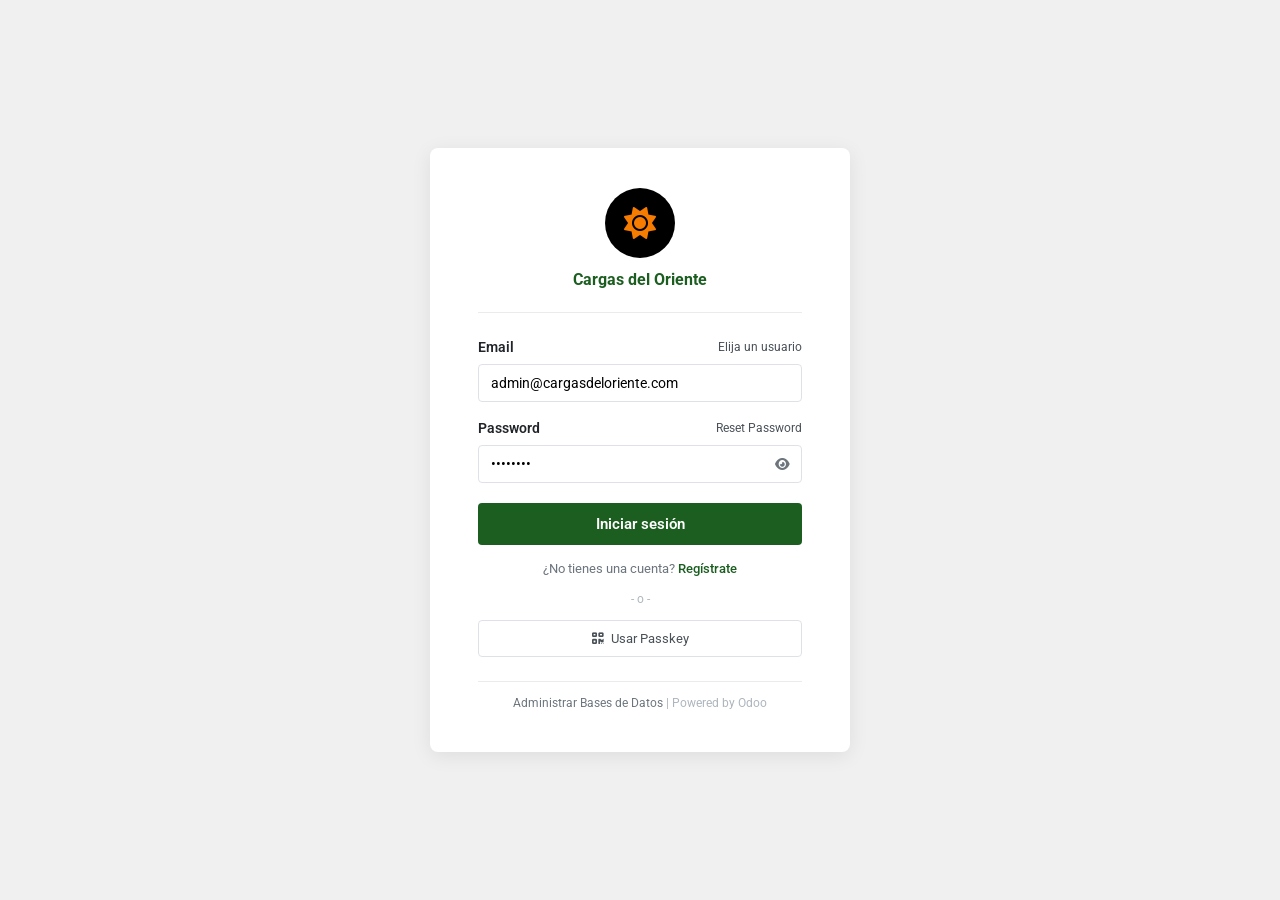
<file: prototype-odoo/index.html>
<!DOCTYPE html>
<html lang="es">
<head>
    <meta charset="UTF-8">
    <meta name="viewport" content="width=device-width, initial-scale=1.0">
    <title>Cargas del Oriente - Odoo CRM Log&iacute;stico</title>
    <link rel="stylesheet" href="odoo-styles.css">
    <link href="https://fonts.googleapis.com/css2?family=Roboto:wght@300;400;500;700&display=swap" rel="stylesheet">
    <link rel="stylesheet" href="https://cdnjs.cloudflare.com/ajax/libs/font-awesome/6.4.0/css/all.min.css">
</head>
<body>
    <!-- LOGIN SCREEN -->
    <div id="loginScreen" style="display:flex;align-items:center;justify-content:center;min-height:100vh;background:#f0f0f0;">
        <div style="background:#fff;border-radius:8px;padding:40px 48px;box-shadow:0 4px 20px rgba(0,0,0,0.08);width:100%;max-width:420px;text-align:center;">
            <!-- Logo -->
            <div style="margin-bottom:20px;">
                <div style="width:70px;height:70px;margin:0 auto;background:#000;border-radius:50%;display:flex;align-items:center;justify-content:center;">
                    <i class="fas fa-sun" style="color:#F57C00;font-size:32px;"></i>
                </div>
                <div style="margin-top:10px;font-size:16px;font-weight:700;color:#1B5E20;">Cargas del Oriente</div>
            </div>
            <hr style="border:none;border-top:1px solid #e9ecef;margin-bottom:24px;">

            <!-- Form -->
            <div style="text-align:left;">
                <div style="display:flex;justify-content:space-between;align-items:center;margin-bottom:6px;">
                    <label style="font-weight:600;font-size:14px;color:#212529;">Email</label>
                    <a href="#" style="font-size:12px;color:#495057;text-decoration:none;">Elija un usuario</a>
                </div>
                <input id="loginEmail" type="email" value="admin@cargasdeloriente.com" style="width:100%;padding:10px 12px;border:1px solid #dee2e6;border-radius:4px;font-size:14px;font-family:'Roboto',sans-serif;margin-bottom:16px;">

                <div style="display:flex;justify-content:space-between;align-items:center;margin-bottom:6px;">
                    <label style="font-weight:600;font-size:14px;color:#212529;">Password</label>
                    <a href="#" style="font-size:12px;color:#495057;text-decoration:none;">Reset Password</a>
                </div>
                <div style="position:relative;">
                    <input id="loginPassword" type="password" value="admin123" style="width:100%;padding:10px 12px;border:1px solid #dee2e6;border-radius:4px;font-size:14px;font-family:'Roboto',sans-serif;">
                    <i class="fas fa-eye" style="position:absolute;right:12px;top:50%;transform:translateY(-50%);color:#6c757d;cursor:pointer;" onclick="this.previousElementSibling.type=this.previousElementSibling.type==='password'?'text':'password';"></i>
                </div>

                <button onclick="doLogin()" style="width:100%;margin-top:20px;padding:12px;background:#1B5E20;color:#fff;border:none;border-radius:4px;font-size:15px;font-weight:600;cursor:pointer;font-family:'Roboto',sans-serif;transition:background 0.2s;">Iniciar sesi&oacute;n</button>

                <p style="text-align:center;margin-top:14px;font-size:13px;color:#6c757d;">&iquest;No tienes una cuenta? <a href="#" style="color:#1B5E20;text-decoration:none;font-weight:500;">Reg&iacute;strate</a></p>

                <div style="text-align:center;margin-top:12px;color:#adb5bd;font-size:12px;">- o -</div>

                <button style="width:100%;margin-top:12px;padding:10px;background:#fff;border:1px solid #dee2e6;border-radius:4px;font-size:13px;cursor:pointer;display:flex;align-items:center;justify-content:center;gap:8px;font-family:'Roboto',sans-serif;color:#495057;">
                    <i class="fas fa-qrcode"></i> Usar Passkey
                </button>
            </div>

            <hr style="border:none;border-top:1px solid #e9ecef;margin-top:24px;">
            <div style="margin-top:12px;font-size:12px;color:#adb5bd;">
                <a href="#" style="color:#6c757d;text-decoration:none;">Administrar Bases de Datos</a> | <span>Powered by Odoo</span>
            </div>
        </div>
    </div>

    <!-- APP (hidden until login) -->
    <div id="appContainer" style="display:none;">
    <!-- Odoo Top Navigation Bar -->
    <header class="o-navbar">
        <div class="o-navbar-left">
            <button class="o-home-btn" title="Inicio">
                <i class="fas fa-truck-moving"></i>
            </button>
            <span style="color:white;font-weight:700;font-size:14px;margin-right:12px;">Cargas del Oriente</span>
            <nav class="o-main-menu">
                <a href="#" class="o-menu-item active" data-menu="fleet">Flota y Mantenimiento</a>
                <a href="#" class="o-menu-item" data-menu="config">Configuración</a>
            </nav>
        </div>
        <div class="o-navbar-right">
            <div class="o-company-switch">
                <i class="fas fa-building"></i>
                <select id="companySwitch">
                    <option>Cargas del Oriente S.A.</option>
                    <option>Operaciones Mineras S.A.S</option>
                </select>
            </div>
            <button class="o-nav-btn" title="Actividades"><i class="fas fa-clock"></i></button>
            <button class="o-nav-btn" title="Conversaciones"><i class="fas fa-comments"></i><span class="o-badge">3</span></button>
            <div class="o-user-menu">
                <span class="o-avatar">CA</span>
            </div>
        </div>
    </header>

    <!-- Odoo Sub-navigation (module menus) -->
    <nav class="o-submenu" id="subMenu">
        <a href="#" class="o-submenu-item active" data-view="dashboard">Panel de control</a>
        <a href="#" class="o-submenu-item" data-view="vehicles">Vehículos</a>
        <a href="#" class="o-submenu-item" data-view="fines">Comparendos</a>
        <a href="#" class="o-submenu-item" data-view="clients">Clientes</a>
        <a href="#" class="o-submenu-item" data-view="routes">Rutas</a>
        <a href="#" class="o-submenu-item" data-view="scheduling">Programación</a>
        <a href="#" class="o-submenu-item" data-view="dispatch">Líneas de despacho</a>
        <a href="#" class="o-submenu-item" data-view="settlement">Liquidaciones</a>
    </nav>

    <!-- Main Content Area -->
    <main class="o-content" id="mainContent">
        <!-- Content loaded by JS -->
    </main>

    </div> <!-- end appContainer -->

    <!-- Modal / Form Dialog -->
    <div class="o-modal-overlay" id="modalOverlay">
        <div class="o-modal" id="modal">
            <div class="o-modal-header" id="modalHeader">
                <h3 id="modalTitle"></h3>
                <button class="o-modal-close" onclick="closeModal()">&times;</button>
            </div>
            <div class="o-modal-body" id="modalBody"></div>
            <div class="o-modal-footer" id="modalFooter"></div>
        </div>
    </div>

    <script>
        function doLogin() {
            document.getElementById('loginScreen').style.display = 'none';
            document.getElementById('appContainer').style.display = 'block';
        }
        // Allow Enter key to login
        document.addEventListener('keydown', function(e) {
            if (e.key === 'Enter' && document.getElementById('loginScreen').style.display !== 'none') {
                doLogin();
            }
        });
    </script>
    <script src="municipios-dane.js" charset="utf-8"></script>
    <script src="odoo-app.js" charset="utf-8"></script>
</body>
</html>
</file>
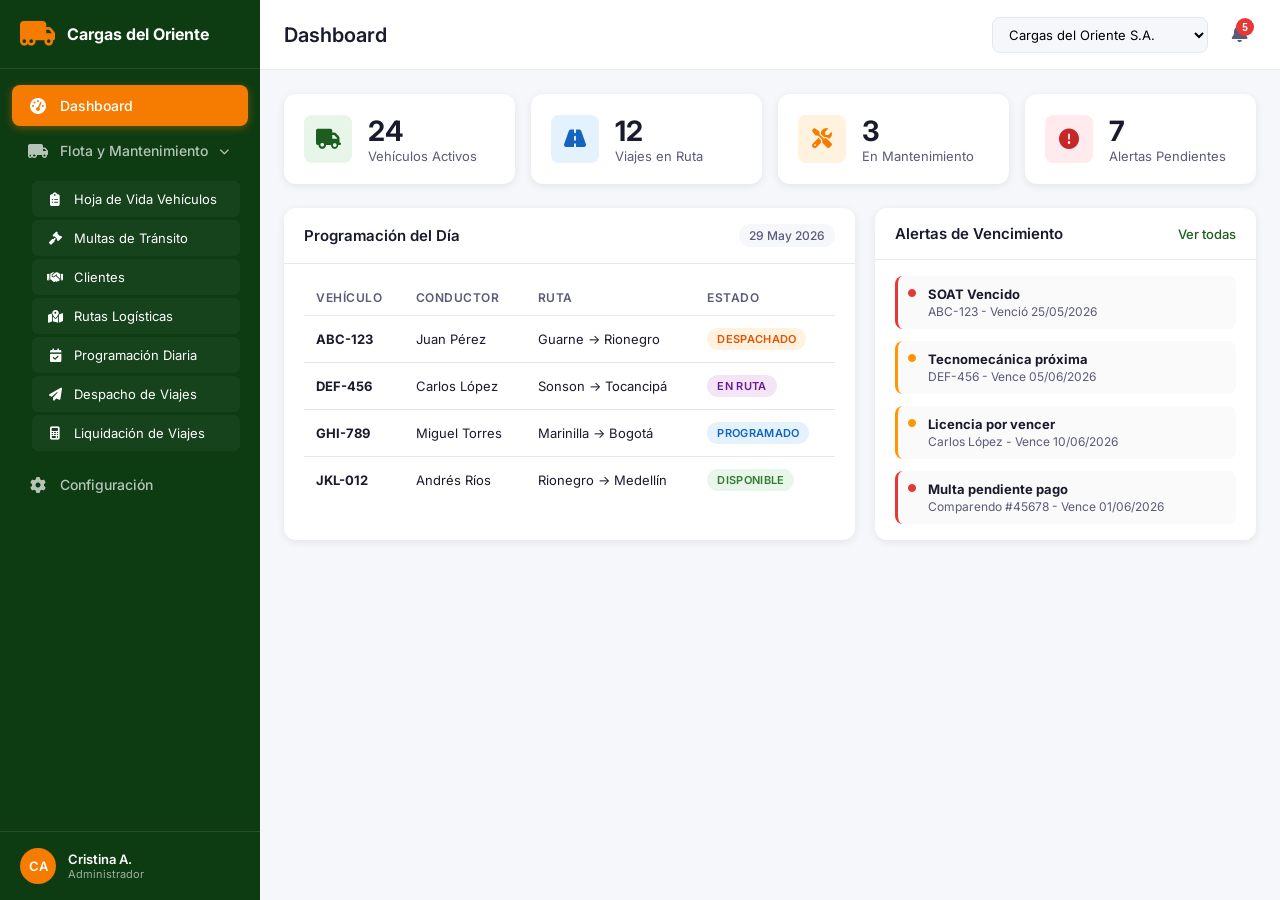
<file: prototype/index.html>
<!DOCTYPE html>
<html lang="es">
<head>
    <meta charset="UTF-8">
    <meta name="viewport" content="width=device-width, initial-scale=1.0">
    <title>CRM Logístico - Cargas del Oriente</title>
    <link rel="stylesheet" href="styles.css">
    <link href="https://fonts.googleapis.com/css2?family=Inter:wght@300;400;500;600;700&display=swap" rel="stylesheet">
    <link rel="stylesheet" href="https://cdnjs.cloudflare.com/ajax/libs/font-awesome/6.4.0/css/all.min.css">
</head>
<body>
    <!-- Sidebar -->
    <aside class="sidebar" id="sidebar">
        <div class="sidebar-header">
            <div class="logo-container">
                <i class="fas fa-truck-moving logo-icon"></i>
                <span class="logo-text">Cargas del Oriente</span>
            </div>
        </div>
        <nav class="sidebar-nav">
            <a href="#" class="nav-item active" data-module="dashboard">
                <i class="fas fa-tachometer-alt"></i>
                <span>Dashboard</span>
            </a>

            <!-- Módulo: Flota y Mantenimiento -->
            <div class="nav-group">
                <a href="#" class="nav-item nav-group-toggle" id="fleetGroupToggle">
                    <i class="fas fa-truck-moving"></i>
                    <span>Flota y Mantenimiento</span>
                    <i class="fas fa-chevron-down nav-arrow"></i>
                </a>
                <div class="nav-submenu open" id="fleetSubmenu">
                    <a href="#" class="nav-subitem" data-module="fleet">
                        <i class="fas fa-clipboard-list"></i>
                        <span>Hoja de Vida Vehículos</span>
                    </a>
                    <a href="#" class="nav-subitem" data-module="fines">
                        <i class="fas fa-gavel"></i>
                        <span>Multas de Tránsito</span>
                    </a>
                    <a href="#" class="nav-subitem" data-module="clients">
                        <i class="fas fa-handshake"></i>
                        <span>Clientes</span>
                    </a>
                    <a href="#" class="nav-subitem" data-module="routes">
                        <i class="fas fa-map-marked-alt"></i>
                        <span>Rutas Logísticas</span>
                    </a>
                    <a href="#" class="nav-subitem" data-module="scheduling">
                        <i class="fas fa-calendar-check"></i>
                        <span>Programación Diaria</span>
                    </a>
                    <a href="#" class="nav-subitem" data-module="dispatch">
                        <i class="fas fa-paper-plane"></i>
                        <span>Despacho de Viajes</span>
                    </a>
                    <a href="#" class="nav-subitem" data-module="settlement">
                        <i class="fas fa-calculator"></i>
                        <span>Liquidación de Viajes</span>
                    </a>
                </div>
            </div>

            <a href="#" class="nav-item" data-module="config">
                <i class="fas fa-cog"></i>
                <span>Configuración</span>
            </a>
        </nav>
        <div class="sidebar-footer">
            <div class="user-info">
                <div class="user-avatar">CA</div>
                <div class="user-details">
                    <span class="user-name">Cristina A.</span>
                    <span class="user-role">Administrador</span>
                </div>
            </div>
        </div>
    </aside>

    <!-- Main Content -->
    <main class="main-content">
        <!-- Top Bar -->
        <header class="topbar">
            <button class="menu-toggle" id="menuToggle">
                <i class="fas fa-bars"></i>
            </button>
            <div class="topbar-title">
                <h1 id="pageTitle">Dashboard</h1>
            </div>
            <div class="topbar-actions">
                <div class="company-selector">
                    <select id="companySelect">
                        <option>Cargas del Oriente S.A.</option>
                        <option>Operaciones Mineras S.A.S</option>
                    </select>
                </div>
                <button class="notification-btn">
                    <i class="fas fa-bell"></i>
                    <span class="badge">5</span>
                </button>
            </div>
        </header>

        <!-- Content Area -->
        <div class="content-area" id="contentArea">
            <!-- Modules will be loaded here by JS -->
        </div>
    </main>

    <!-- Modal -->
    <div class="modal-overlay" id="modalOverlay">
        <div class="modal" id="modal">
            <div class="modal-header">
                <h2 id="modalTitle">Título</h2>
                <button class="modal-close" id="modalClose">&times;</button>
            </div>
            <div class="modal-body" id="modalBody"></div>
            <div class="modal-footer" id="modalFooter">
                <button class="btn btn-secondary" id="modalCancel">Cancelar</button>
                <button class="btn btn-primary" id="modalSave">Guardar</button>
            </div>
        </div>
    </div>

    <script src="app.js"></script>
</body>
</html>
</file>
<file: prototype-odoo/odoo-styles.css>
/* ===== Odoo 17 Style Prototype ===== */
:root {
    --o-brand: #1B5E20;
    --o-brand-light: #2E7D32;
    --o-brand-dark: #0D3B12;
    --o-action: #F57C00;
    --o-action-hover: #E65100;
    --o-success: #28A745;
    --o-warning: #FFC107;
    --o-danger: #DC3545;
    --o-info: #17A2B8;
    --o-bg: #F8F9FA;
    --o-white: #FFFFFF;
    --o-border: #DEE2E6;
    --o-text: #212529;
    --o-text-muted: #6C757D;
    --o-text-light: #ADB5BD;
    --o-navbar-bg: #0D3B12;
    --o-shadow: 0 1px 3px rgba(0,0,0,0.08);
    --o-shadow-lg: 0 4px 12px rgba(0,0,0,0.15);
    --o-radius: 4px;
    --o-font: 'Roboto', sans-serif;
}

* { margin: 0; padding: 0; box-sizing: border-box; }

body {
    font-family: var(--o-font);
    background: var(--o-bg);
    color: var(--o-text);
    font-size: 13px;
    line-height: 1.5;
}

/* ===== Navbar (Odoo style) ===== */
.o-navbar {
    background: linear-gradient(135deg, var(--o-navbar-bg) 0%, var(--o-brand) 100%);
    height: 50px;
    display: flex;
    align-items: center;
    justify-content: space-between;
    padding: 0 20px;
    position: sticky;
    top: 0;
    z-index: 1000;
    box-shadow: 0 2px 6px rgba(0,0,0,0.15);
}

.o-navbar-left {
    display: flex;
    align-items: center;
    gap: 8px;
}

.o-home-btn {
    background: rgba(255,255,255,0.15);
    border: none;
    color: #F57C00;
    width: 34px;
    height: 34px;
    border-radius: var(--o-radius);
    cursor: pointer;
    display: flex;
    align-items: center;
    justify-content: center;
    font-size: 16px;
}

.o-home-btn:hover { background: rgba(255,255,255,0.25); }

.o-main-menu {
    display: flex;
    gap: 4px;
    margin-left: 12px;
}

.o-menu-item {
    color: rgba(255,255,255,0.8);
    text-decoration: none;
    padding: 8px 14px;
    border-radius: var(--o-radius);
    font-size: 13px;
    font-weight: 500;
    transition: all 0.2s;
}

.o-menu-item:hover { background: rgba(255,255,255,0.15); color: white; }
.o-menu-item.active { background: var(--o-action); color: white; box-shadow: 0 2px 6px rgba(245,124,0,0.3); }

.o-navbar-right {
    display: flex;
    align-items: center;
    gap: 8px;
}

.o-company-switch {
    display: flex;
    align-items: center;
    gap: 6px;
    color: rgba(255,255,255,0.8);
}

.o-company-switch select {
    background: transparent;
    border: 1px solid rgba(255,255,255,0.3);
    color: white;
    padding: 4px 8px;
    border-radius: var(--o-radius);
    font-size: 12px;
    font-family: var(--o-font);
    cursor: pointer;
}

.o-company-switch select option { color: var(--o-text); background: white; }

.o-nav-btn {
    background: none;
    border: none;
    color: rgba(255,255,255,0.8);
    font-size: 16px;
    cursor: pointer;
    padding: 6px 8px;
    border-radius: var(--o-radius);
    position: relative;
}

.o-nav-btn:hover { background: rgba(255,255,255,0.15); }

.o-badge {
    position: absolute;
    top: 0;
    right: 0;
    background: var(--o-danger);
    color: white;
    font-size: 9px;
    width: 15px;
    height: 15px;
    border-radius: 50%;
    display: flex;
    align-items: center;
    justify-content: center;
    font-weight: 700;
}

.o-avatar {
    width: 32px;
    height: 32px;
    border-radius: 50%;
    background: var(--o-action);
    display: flex;
    align-items: center;
    justify-content: center;
    color: white;
    font-size: 11px;
    font-weight: 700;
    cursor: pointer;
}

/* ===== Sub-menu (Odoo module tabs) ===== */
.o-submenu {
    background: var(--o-white);
    border-bottom: 1px solid var(--o-border);
    padding: 0 16px;
    display: flex;
    gap: 0;
    overflow-x: auto;
}

.o-submenu-item {
    padding: 10px 16px;
    color: var(--o-text-muted);
    text-decoration: none;
    font-size: 13px;
    font-weight: 500;
    border-bottom: 2px solid transparent;
    transition: all 0.2s;
    white-space: nowrap;
}

.o-submenu-item:hover {
    color: var(--o-text);
    border-bottom-color: var(--o-text-light);
}

.o-submenu-item.active {
    color: var(--o-brand);
    border-bottom-color: var(--o-action);
    font-weight: 600;
}

/* ===== Content Area ===== */
.o-content {
    padding: 0;
    min-height: calc(100vh - 86px);
}

/* ===== Control Panel (Odoo action bar) ===== */
.o-control-panel {
    background: var(--o-white);
    padding: 12px 20px;
    border-bottom: 1px solid var(--o-border);
    display: flex;
    align-items: center;
    justify-content: space-between;
    flex-wrap: wrap;
    gap: 10px;
}

.o-cp-left {
    display: flex;
    align-items: center;
    gap: 12px;
}

.o-cp-right {
    display: flex;
    align-items: center;
    gap: 8px;
}

.o-breadcrumb {
    display: flex;
    align-items: center;
    gap: 6px;
    font-size: 18px;
    font-weight: 700;
    color: var(--o-text);
}

.o-breadcrumb .separator {
    color: var(--o-text-light);
    font-weight: 400;
}

.o-breadcrumb .parent {
    color: var(--o-brand);
    cursor: pointer;
    font-weight: 400;
    font-size: 14px;
}

/* ===== Buttons (Odoo style) ===== */
.o-btn {
    padding: 6px 14px;
    border-radius: var(--o-radius);
    font-size: 13px;
    font-weight: 500;
    cursor: pointer;
    border: 1px solid transparent;
    font-family: var(--o-font);
    transition: all 0.15s;
    display: inline-flex;
    align-items: center;
    gap: 6px;
}

.o-btn-primary { background: var(--o-action); color: white; border-color: var(--o-action); }
.o-btn-primary:hover { background: var(--o-action-hover); }
.o-btn-secondary { background: white; color: var(--o-text); border-color: var(--o-border); }
.o-btn-secondary:hover { background: var(--o-bg); }
.o-btn-success { background: var(--o-success); color: white; }
.o-btn-danger { background: var(--o-danger); color: white; }

.o-btn-icon {
    background: none;
    border: 1px solid var(--o-border);
    width: 32px;
    height: 32px;
    border-radius: var(--o-radius);
    cursor: pointer;
    display: flex;
    align-items: center;
    justify-content: center;
    color: var(--o-text-muted);
}

.o-btn-icon:hover { background: var(--o-bg); color: var(--o-text); }
.o-btn-icon.active { background: var(--o-brand); color: white; border-color: var(--o-brand); }

/* ===== Search Bar ===== */
.o-searchbar {
    display: flex;
    align-items: center;
    border: 1px solid var(--o-border);
    border-radius: var(--o-radius);
    padding: 4px 10px;
    background: white;
    min-width: 250px;
}

.o-searchbar input {
    border: none;
    outline: none;
    font-size: 13px;
    font-family: var(--o-font);
    flex: 1;
    padding: 4px;
}

.o-searchbar i { color: var(--o-text-light); font-size: 13px; }

/* ===== View Switcher ===== */
.o-view-switch {
    display: flex;
    gap: 2px;
}

/* ===== List View (Odoo tree) ===== */
.o-list-view {
    background: var(--o-white);
    margin: 0;
}

.o-list-view table {
    width: 100%;
    border-collapse: collapse;
}

.o-list-view th {
    background: var(--o-bg);
    padding: 8px 12px;
    text-align: left;
    font-size: 12px;
    font-weight: 600;
    color: var(--o-text-muted);
    text-transform: uppercase;
    letter-spacing: 0.3px;
    border-bottom: 1px solid var(--o-border);
    white-space: nowrap;
}

.o-list-view td {
    padding: 10px 12px;
    border-bottom: 1px solid #F0F0F0;
    font-size: 13px;
    vertical-align: middle;
}

.o-list-view tr { cursor: pointer; transition: background 0.1s; }
.o-list-view tbody tr:hover { background: #E8F5E9; }

.o-list-view .o-checkbox {
    width: 16px;
    height: 16px;
    cursor: pointer;
}

/* ===== Status Badges (Odoo style) ===== */
.o-badge-status {
    display: inline-block;
    padding: 3px 10px;
    border-radius: 12px;
    font-size: 11px;
    font-weight: 600;
}

.o-badge-success { background: #D4EDDA; color: #155724; }
.o-badge-warning { background: #FFF3CD; color: #856404; }
.o-badge-danger { background: #F8D7DA; color: #721C24; }
.o-badge-info { background: #D1ECF1; color: #0C5460; }
.o-badge-secondary { background: #E9ECEF; color: #495057; }
.o-badge-primary { background: #E8F5E9; color: #1B5E20; }

/* ===== Form View (Odoo style) ===== */
.o-form-view {
    background: var(--o-white);
    padding: 20px 24px;
    max-width: 1200px;
}

.o-form-statusbar {
    display: flex;
    align-items: center;
    justify-content: space-between;
    padding: 12px 0;
    border-bottom: 1px solid var(--o-border);
    margin-bottom: 20px;
}

.o-statusbar-buttons {
    display: flex;
    gap: 8px;
}

.o-statusbar-status {
    display: flex;
    gap: 4px;
    align-items: center;
}

.o-status-pill {
    padding: 4px 12px;
    border-radius: 12px;
    font-size: 11px;
    font-weight: 500;
    background: var(--o-bg);
    color: var(--o-text-muted);
    border: 1px solid var(--o-border);
}

.o-status-pill.active {
    background: var(--o-action);
    color: white;
    border-color: var(--o-action);
}

.o-status-pill.done {
    background: var(--o-success);
    color: white;
    border-color: var(--o-success);
}

/* Form Groups */
.o-form-sheet {
    padding: 0;
}

.o-group {
    display: grid;
    grid-template-columns: 1fr 1fr;
    gap: 0;
    margin-bottom: 16px;
}

.o-field-row {
    display: flex;
    align-items: baseline;
    padding: 6px 0;
    border-bottom: 1px solid #F5F5F5;
}

.o-field-label {
    width: 160px;
    min-width: 160px;
    font-size: 12px;
    font-weight: 500;
    color: var(--o-text-muted);
    padding-right: 12px;
}

.o-field-value {
    flex: 1;
    font-size: 13px;
    color: var(--o-text);
    font-weight: 400;
}

.o-field-value input,
.o-field-value select {
    width: 100%;
    border: none;
    border-bottom: 1px solid transparent;
    padding: 4px 0;
    font-size: 13px;
    font-family: var(--o-font);
    background: transparent;
    transition: border-color 0.2s;
}

.o-field-value input:focus,
.o-field-value select:focus {
    outline: none;
    border-bottom-color: var(--o-brand);
}

.o-field-value input[readonly] {
    color: var(--o-text);
    cursor: default;
}

/* ===== Notebook / Tabs (Odoo style) ===== */
.o-notebook {
    margin-top: 20px;
}

.o-notebook-tabs {
    display: flex;
    border-bottom: 1px solid var(--o-border);
    gap: 0;
}

.o-notebook-tab {
    padding: 10px 18px;
    font-size: 13px;
    font-weight: 500;
    color: var(--o-text-muted);
    cursor: pointer;
    border-bottom: 2px solid transparent;
    transition: all 0.2s;
}

.o-notebook-tab:hover { color: var(--o-text); }
.o-notebook-tab.active { color: var(--o-brand); border-bottom-color: var(--o-action); }

.o-notebook-content {
    padding: 16px 0;
}

/* ===== Inline List (one2many) ===== */
.o-inline-list {
    border: 1px solid var(--o-border);
    border-radius: var(--o-radius);
    overflow: hidden;
    margin-top: 8px;
}

.o-inline-list table {
    width: 100%;
    border-collapse: collapse;
}

.o-inline-list th {
    background: var(--o-bg);
    padding: 8px 10px;
    font-size: 11px;
    font-weight: 600;
    color: var(--o-text-muted);
    text-transform: uppercase;
    border-bottom: 1px solid var(--o-border);
}

.o-inline-list td {
    padding: 8px 10px;
    font-size: 12px;
    border-bottom: 1px solid #F5F5F5;
}

.o-inline-list tr:last-child td { border-bottom: none; }

.o-add-line {
    padding: 8px 10px;
    color: var(--o-action);
    font-size: 12px;
    cursor: pointer;
    font-weight: 500;
}

.o-add-line:hover { text-decoration: underline; }

/* ===== Semaphore dots ===== */
.o-dot { width: 10px; height: 10px; border-radius: 50%; display: inline-block; }
.o-dot-green { background: var(--o-success); }
.o-dot-yellow { background: var(--o-warning); }
.o-dot-red { background: var(--o-danger); }

/* ===== Kanban View ===== */
.o-kanban-view {
    padding: 16px 20px;
    display: grid;
    grid-template-columns: repeat(auto-fill, minmax(280px, 1fr));
    gap: 12px;
}

.o-kanban-card {
    background: var(--o-white);
    border: 1px solid var(--o-border);
    border-radius: 6px;
    padding: 14px;
    cursor: pointer;
    transition: box-shadow 0.2s;
}

.o-kanban-card:hover { box-shadow: var(--o-shadow-lg); }

.o-kanban-card-header {
    display: flex;
    justify-content: space-between;
    align-items: center;
    margin-bottom: 8px;
}

.o-kanban-card-title {
    font-size: 14px;
    font-weight: 600;
}

.o-kanban-card-body {
    font-size: 12px;
    color: var(--o-text-muted);
    line-height: 1.6;
}

/* ===== Modal (Odoo dialog) ===== */
.o-modal-overlay {
    display: none;
    position: fixed;
    top: 0; left: 0;
    width: 100%; height: 100%;
    background: rgba(0,0,0,0.4);
    z-index: 2000;
    align-items: flex-start;
    justify-content: center;
    padding-top: 60px;
}

.o-modal-overlay.active { display: flex; }

.o-modal {
    background: white;
    border-radius: 8px;
    width: 90%;
    max-width: 900px;
    max-height: 80vh;
    overflow-y: auto;
    box-shadow: var(--o-shadow-lg);
}

.o-modal-header {
    padding: 14px 20px;
    border-bottom: 1px solid var(--o-border);
    display: flex;
    align-items: center;
    justify-content: space-between;
    position: sticky;
    top: 0;
    background: white;
    z-index: 10;
}

.o-modal-header h3 { font-size: 16px; font-weight: 600; }

.o-modal-close {
    background: none;
    border: none;
    font-size: 22px;
    cursor: pointer;
    color: var(--o-text-muted);
    padding: 0 4px;
}

.o-modal-body { padding: 20px; }
.o-modal-footer {
    padding: 12px 20px;
    border-top: 1px solid var(--o-border);
    display: flex;
    justify-content: flex-end;
    gap: 8px;
    position: sticky;
    bottom: 0;
    background: white;
}

/* ===== Pager ===== */
.o-pager {
    display: flex;
    align-items: center;
    gap: 8px;
    font-size: 12px;
    color: var(--o-text-muted);
}

.o-pager button {
    background: none;
    border: none;
    cursor: pointer;
    color: var(--o-text-muted);
    font-size: 14px;
}

.o-pager button:hover { color: var(--o-text); }

/* ===== Chatter (Odoo log) ===== */
.o-chatter {
    border-top: 1px solid var(--o-border);
    margin-top: 24px;
    padding-top: 16px;
}

/* Chatter as side panel (form detail view) */
.o-form-view > .o-chatter {
    border-top: none;
    margin-top: 0;
    padding-top: 0;
    overflow-y: auto;
    max-height: calc(100vh - 120px);
}

.o-chatter-title {
    font-size: 13px;
    font-weight: 600;
    color: var(--o-text-muted);
    margin-bottom: 12px;
}

.o-log-item {
    display: flex;
    gap: 10px;
    padding: 8px 0;
    border-bottom: 1px solid #F5F5F5;
    font-size: 12px;
}

.o-log-avatar {
    width: 28px;
    height: 28px;
    border-radius: 50%;
    background: var(--o-bg);
    display: flex;
    align-items: center;
    justify-content: center;
    font-size: 10px;
    font-weight: 600;
    color: var(--o-text-muted);
    flex-shrink: 0;
}

.o-log-content { flex: 1; }
.o-log-date { color: var(--o-text-light); font-size: 11px; }

/* ===== Responsive ===== */
@media (max-width: 768px) {
    .o-group { grid-template-columns: 1fr; }
    .o-navbar-right .o-company-switch { display: none; }
    .o-kanban-view { grid-template-columns: 1fr; }
    .o-submenu { padding: 0 8px; }
    .o-submenu-item { padding: 10px 10px; font-size: 12px; }
}

/* ===== Dashboard Styles ===== */
.o-dashboard {
    padding: 24px;
    max-width: 1400px;
}

.o-dashboard h2 {
    font-size: 22px;
    font-weight: 700;
    color: var(--o-text);
    margin-bottom: 4px;
}

.o-dashboard .subtitle {
    font-size: 13px;
    color: var(--o-text-muted);
    margin-bottom: 24px;
}

.o-dashboard-section {
    margin-bottom: 28px;
}

.o-dashboard-section h4 {
    font-size: 11px;
    font-weight: 700;
    text-transform: uppercase;
    letter-spacing: 1px;
    color: var(--o-text-muted);
    margin-bottom: 12px;
}

.o-kpi-grid {
    display: grid;
    grid-template-columns: repeat(auto-fit, minmax(220px, 1fr));
    gap: 14px;
}

.o-kpi-card {
    background: var(--o-white);
    border: 1px solid var(--o-border);
    border-radius: 8px;
    padding: 18px 20px;
    display: flex;
    align-items: center;
    gap: 16px;
    transition: box-shadow 0.2s, transform 0.2s;
    cursor: pointer;
    position: relative;
    overflow: hidden;
}

.o-kpi-card:hover {
    box-shadow: var(--o-shadow-lg);
    transform: translateY(-2px);
}

.o-kpi-card::before {
    content: '';
    position: absolute;
    top: 0;
    left: 0;
    right: 0;
    height: 3px;
}

.o-kpi-card.red::before { background: var(--o-danger); }
.o-kpi-card.yellow::before { background: var(--o-warning); }
.o-kpi-card.green::before { background: var(--o-success); }
.o-kpi-card.blue::before { background: var(--o-info); }
.o-kpi-card.orange::before { background: var(--o-action); }

.o-kpi-icon {
    width: 48px;
    height: 48px;
    border-radius: 10px;
    display: flex;
    align-items: center;
    justify-content: center;
    font-size: 20px;
    flex-shrink: 0;
}

.o-kpi-icon.red { background: #FDE8E8; color: var(--o-danger); }
.o-kpi-icon.yellow { background: #FEF3CD; color: #856404; }
.o-kpi-icon.green { background: #D4EDDA; color: #155724; }
.o-kpi-icon.blue { background: #D1ECF1; color: #0C5460; }
.o-kpi-icon.orange { background: #FFE8CC; color: var(--o-action); }

.o-kpi-info { flex: 1; }

.o-kpi-value {
    font-size: 28px;
    font-weight: 700;
    color: var(--o-text);
    line-height: 1.1;
}

.o-kpi-label {
    font-size: 12px;
    color: var(--o-text-muted);
    margin-top: 2px;
}

.o-kpi-sublabel {
    font-size: 11px;
    color: var(--o-text-light);
}

/* Dashboard alerts */
.o-alert-feed {
    background: var(--o-white);
    border: 1px solid var(--o-border);
    border-radius: 8px;
    overflow: hidden;
}

.o-alert-feed-item {
    display: flex;
    align-items: center;
    gap: 12px;
    padding: 12px 16px;
    border-bottom: 1px solid #F5F5F5;
    font-size: 13px;
    transition: background 0.15s;
}

.o-alert-feed-item:hover { background: #FAFAFA; }
.o-alert-feed-item:last-child { border-bottom: none; }

.o-alert-dot {
    width: 8px;
    height: 8px;
    border-radius: 50%;
    flex-shrink: 0;
}

.o-alert-dot.red { background: var(--o-danger); }
.o-alert-dot.yellow { background: var(--o-warning); }
.o-alert-dot.green { background: var(--o-success); }

.o-alert-text { flex: 1; }
.o-alert-text strong { font-weight: 600; }
.o-alert-date { font-size: 11px; color: var(--o-text-light); }

/* Dashboard two columns */
.o-dashboard-cols {
    display: grid;
    grid-template-columns: 1.5fr 1fr;
    gap: 20px;
}

@media (max-width: 900px) {
    .o-dashboard-cols { grid-template-columns: 1fr; }
}

/* ===== Kanban Vehicle Cards (improved) ===== */
.o-vehicle-kanban {
    padding: 16px 20px;
    display: flex;
    gap: 16px;
    overflow-x: auto;
    align-items: flex-start;
}

.o-kanban-column {
    min-width: 260px;
    max-width: 300px;
    flex-shrink: 0;
}

.o-kanban-column-header {
    display: flex;
    align-items: center;
    justify-content: space-between;
    padding: 8px 12px;
    margin-bottom: 8px;
    font-size: 13px;
    font-weight: 600;
    color: var(--o-text);
}

.o-kanban-column-header .count {
    background: var(--o-bg);
    padding: 2px 8px;
    border-radius: 10px;
    font-size: 11px;
    color: var(--o-text-muted);
}

.o-kanban-column-bar {
    height: 3px;
    border-radius: 2px;
    margin-bottom: 10px;
}

.o-kanban-column-bar.green { background: var(--o-success); }
.o-kanban-column-bar.blue { background: var(--o-info); }
.o-kanban-column-bar.orange { background: var(--o-warning); }
.o-kanban-column-bar.red { background: var(--o-danger); }

.o-vehicle-card {
    background: var(--o-white);
    border: 1px solid var(--o-border);
    border-radius: 8px;
    padding: 14px;
    margin-bottom: 10px;
    cursor: pointer;
    transition: box-shadow 0.2s;
}

.o-vehicle-card:hover {
    box-shadow: var(--o-shadow-lg);
}

.o-vehicle-card-header {
    display: flex;
    justify-content: space-between;
    align-items: flex-start;
    margin-bottom: 8px;
}

.o-vehicle-plate {
    font-size: 16px;
    font-weight: 700;
    color: var(--o-text);
}

.o-vehicle-plate small {
    font-size: 11px;
    font-weight: 400;
    color: var(--o-text-light);
    display: block;
}

.o-vehicle-card-body {
    font-size: 12px;
    color: var(--o-text-muted);
    line-height: 1.7;
}

.o-vehicle-card-body .driver {
    display: flex;
    align-items: center;
    gap: 6px;
    margin-top: 6px;
}

.o-vehicle-card-body .driver-dot {
    width: 20px;
    height: 20px;
    border-radius: 50%;
    background: var(--o-action);
    color: white;
    font-size: 9px;
    display: flex;
    align-items: center;
    justify-content: center;
    font-weight: 700;
}

.o-vehicle-docs {
    display: flex;
    gap: 6px;
    margin-top: 8px;
    flex-wrap: wrap;
}

.o-vehicle-doc-badge {
    display: inline-flex;
    align-items: center;
    gap: 4px;
    padding: 2px 8px;
    border-radius: 10px;
    font-size: 10px;
    font-weight: 600;
    background: #F0F0F0;
}

.o-vehicle-doc-badge.ok { background: #D4EDDA; color: #155724; }
.o-vehicle-doc-badge.warn { background: #FFF3CD; color: #856404; }
.o-vehicle-doc-badge.expired { background: #F8D7DA; color: #721C24; }
</file>
<file: prototype/styles.css>
/* ===== Variables & Theme ===== */
:root {
    --primary: #1B5E20;
    --primary-dark: #0D3B12;
    --primary-light: #2E7D32;
    --secondary: #F57C00;
    --secondary-light: #FF9800;
    --accent: #004D40;
    --bg-main: #F5F7FA;
    --bg-card: #FFFFFF;
    --bg-sidebar: #0D3B12;
    --text-primary: #1A1A2E;
    --text-secondary: #5A5A7A;
    --text-light: #8A8AA0;
    --text-white: #FFFFFF;
    --border: #E2E8F0;
    --shadow: 0 2px 8px rgba(0,0,0,0.08);
    --shadow-lg: 0 4px 16px rgba(0,0,0,0.12);
    --radius: 8px;
    --radius-lg: 12px;
    --transition: all 0.3s ease;
    --sidebar-width: 260px;
}

/* ===== Reset ===== */
* {
    margin: 0;
    padding: 0;
    box-sizing: border-box;
}

body {
    font-family: 'Inter', sans-serif;
    background: var(--bg-main);
    color: var(--text-primary);
    display: flex;
    min-height: 100vh;
    overflow-x: hidden;
}

/* ===== Sidebar ===== */
.sidebar {
    width: var(--sidebar-width);
    background: linear-gradient(180deg, var(--bg-sidebar) 0%, var(--primary-dark) 100%);
    color: var(--text-white);
    display: flex;
    flex-direction: column;
    position: fixed;
    top: 0;
    left: 0;
    height: 100vh;
    z-index: 1000;
    transition: var(--transition);
}

.sidebar-header {
    padding: 20px;
    border-bottom: 1px solid rgba(255,255,255,0.1);
}

.logo-container {
    display: flex;
    align-items: center;
    gap: 12px;
}

.logo-icon {
    font-size: 28px;
    color: var(--secondary);
}

.logo-text {
    font-size: 16px;
    font-weight: 700;
    color: var(--text-white);
}

.sidebar-nav {
    flex: 1;
    padding: 16px 12px;
    overflow-y: auto;
}

.nav-item {
    display: flex;
    align-items: center;
    gap: 12px;
    padding: 12px 16px;
    color: rgba(255,255,255,0.7);
    text-decoration: none;
    border-radius: var(--radius);
    margin-bottom: 4px;
    transition: var(--transition);
    font-size: 14px;
    font-weight: 500;
}

.nav-item:hover {
    background: rgba(255,255,255,0.1);
    color: var(--text-white);
}

.nav-item.active {
    background: var(--secondary);
    color: var(--text-white);
    box-shadow: 0 2px 8px rgba(245,124,0,0.4);
}

.nav-group-toggle.has-active {
    background: rgba(245,124,0,0.1);
    color: var(--text-white);
}

.nav-item i {
    width: 20px;
    text-align: center;
    font-size: 16px;
}

/* Nav Group / Submenu */
.nav-group {
    margin-bottom: 4px;
}

.nav-group-toggle {
    position: relative;
}

.nav-group-toggle .nav-arrow {
    position: absolute;
    right: 14px;
    font-size: 10px;
    transition: transform 0.3s ease;
}

.nav-group-toggle.collapsed .nav-arrow {
    transform: rotate(-90deg);
}

.nav-submenu {
    max-height: 0;
    overflow: hidden;
    transition: max-height 0.4s cubic-bezier(0.4, 0, 0.2, 1);
    padding: 0 8px 0 20px;
}

.nav-submenu.open {
    max-height: 600px;
    padding-top: 6px;
    padding-bottom: 6px;
}

.nav-subitem {
    display: flex;
    align-items: center;
    gap: 10px;
    padding: 10px 14px;
    color: #FFFFFF;
    text-decoration: none;
    border-radius: 6px;
    margin-bottom: 3px;
    transition: var(--transition);
    font-size: 13px;
    font-weight: 400;
    position: relative;
    background: rgba(255,255,255,0.04);
}

.nav-subitem:hover {
    background: rgba(255,255,255,0.12);
    color: #FFFFFF;
}

.nav-subitem.active {
    background: var(--secondary);
    color: #FFFFFF;
    font-weight: 600;
    box-shadow: 0 2px 6px rgba(245,124,0,0.3);
}

.nav-subitem i {
    width: 18px;
    text-align: center;
    font-size: 13px;
}

.nav-subitem.active i {
    color: #FFFFFF;
}

.sidebar-footer {
    padding: 16px 20px;
    border-top: 1px solid rgba(255,255,255,0.1);
}

.user-info {
    display: flex;
    align-items: center;
    gap: 12px;
}

.user-avatar {
    width: 36px;
    height: 36px;
    border-radius: 50%;
    background: var(--secondary);
    display: flex;
    align-items: center;
    justify-content: center;
    font-weight: 600;
    font-size: 13px;
}

.user-details {
    display: flex;
    flex-direction: column;
}

.user-name {
    font-size: 13px;
    font-weight: 600;
}

.user-role {
    font-size: 11px;
    color: rgba(255,255,255,0.6);
}

/* ===== Main Content ===== */
.main-content {
    margin-left: var(--sidebar-width);
    flex: 1;
    display: flex;
    flex-direction: column;
    min-height: 100vh;
}

/* ===== Top Bar ===== */
.topbar {
    background: var(--bg-card);
    padding: 16px 24px;
    display: flex;
    align-items: center;
    gap: 16px;
    border-bottom: 1px solid var(--border);
    position: sticky;
    top: 0;
    z-index: 100;
}

.menu-toggle {
    display: none;
    background: none;
    border: none;
    font-size: 20px;
    cursor: pointer;
    color: var(--text-primary);
}

.topbar-title h1 {
    font-size: 20px;
    font-weight: 600;
    color: var(--text-primary);
}

.topbar-actions {
    margin-left: auto;
    display: flex;
    align-items: center;
    gap: 16px;
}

.company-selector select {
    padding: 8px 12px;
    border: 1px solid var(--border);
    border-radius: var(--radius);
    font-size: 13px;
    font-family: inherit;
    background: var(--bg-main);
    cursor: pointer;
}

.notification-btn {
    position: relative;
    background: none;
    border: none;
    font-size: 18px;
    cursor: pointer;
    color: var(--text-secondary);
    padding: 8px;
}

.notification-btn .badge {
    position: absolute;
    top: 2px;
    right: 2px;
    background: #E53935;
    color: white;
    font-size: 10px;
    width: 18px;
    height: 18px;
    border-radius: 50%;
    display: flex;
    align-items: center;
    justify-content: center;
    font-weight: 600;
}

/* ===== Content Area ===== */
.content-area {
    padding: 24px;
    flex: 1;
}

/* ===== Stats Grid ===== */
.stats-grid {
    display: grid;
    grid-template-columns: repeat(auto-fit, minmax(220px, 1fr));
    gap: 16px;
    margin-bottom: 24px;
}

.stat-card {
    background: var(--bg-card);
    border-radius: var(--radius-lg);
    padding: 20px;
    display: flex;
    align-items: center;
    gap: 16px;
    box-shadow: var(--shadow);
    transition: var(--transition);
}

.stat-card:hover {
    transform: translateY(-2px);
    box-shadow: var(--shadow-lg);
}

.stat-icon {
    width: 48px;
    height: 48px;
    border-radius: var(--radius);
    display: flex;
    align-items: center;
    justify-content: center;
    font-size: 20px;
}

.stat-icon.green { background: #E8F5E9; color: var(--primary); }
.stat-icon.blue { background: #E3F2FD; color: #1565C0; }
.stat-icon.orange { background: #FFF3E0; color: var(--secondary); }
.stat-icon.red { background: #FFEBEE; color: #C62828; }

.stat-info {
    display: flex;
    flex-direction: column;
}

.stat-value {
    font-size: 28px;
    font-weight: 700;
    color: var(--text-primary);
}

.stat-label {
    font-size: 13px;
    color: var(--text-secondary);
}

/* ===== Cards ===== */
.card {
    background: var(--bg-card);
    border-radius: var(--radius-lg);
    box-shadow: var(--shadow);
    overflow: hidden;
}

.card-header {
    padding: 16px 20px;
    border-bottom: 1px solid var(--border);
    display: flex;
    align-items: center;
    justify-content: space-between;
}

.card-header h3 {
    font-size: 15px;
    font-weight: 600;
}

.card-body {
    padding: 16px 20px;
}

.date-badge {
    background: var(--bg-main);
    padding: 4px 10px;
    border-radius: 20px;
    font-size: 12px;
    color: var(--text-secondary);
    font-weight: 500;
}

.link-action {
    font-size: 13px;
    color: var(--primary);
    text-decoration: none;
    font-weight: 500;
}

/* ===== Dashboard Grid ===== */
.dashboard-grid {
    display: grid;
    grid-template-columns: 1.5fr 1fr;
    gap: 20px;
}

/* ===== Tables ===== */
.data-table {
    width: 100%;
    border-collapse: collapse;
}

.data-table th {
    text-align: left;
    padding: 10px 12px;
    font-size: 12px;
    font-weight: 600;
    color: var(--text-secondary);
    text-transform: uppercase;
    letter-spacing: 0.5px;
    border-bottom: 1px solid var(--border);
}

.data-table td {
    padding: 12px;
    font-size: 13px;
    border-bottom: 1px solid var(--border);
}

.data-table tr:last-child td {
    border-bottom: none;
}

.data-table tr:hover {
    background: #F8FAFC;
}

/* ===== Status Badges ===== */
.status-badge {
    display: inline-block;
    padding: 4px 10px;
    border-radius: 20px;
    font-size: 11px;
    font-weight: 600;
    text-transform: uppercase;
    letter-spacing: 0.3px;
}

.status-badge.available { background: #E8F5E9; color: #2E7D32; }
.status-badge.scheduled { background: #E3F2FD; color: #1565C0; }
.status-badge.dispatched { background: #FFF3E0; color: #E65100; }
.status-badge.in-route { background: #F3E5F5; color: #6A1B9A; }
.status-badge.maintenance { background: #FFF8E1; color: #F57F17; }
.status-badge.inactive { background: #ECEFF1; color: #546E7A; }
.status-badge.active { background: #E8F5E9; color: #2E7D32; }
.status-badge.paid { background: #E8F5E9; color: #2E7D32; }
.status-badge.pending { background: #FFF3E0; color: #E65100; }
.status-badge.overdue { background: #FFEBEE; color: #C62828; }
.status-badge.prospect { background: #E3F2FD; color: #1565C0; }
.status-badge.approved { background: #E8F5E9; color: #2E7D32; }
.status-badge.rejected { background: #FFEBEE; color: #C62828; }
.status-badge.review { background: #FFF8E1; color: #F57F17; }

/* ===== Alert List ===== */
.alert-list {
    display: flex;
    flex-direction: column;
    gap: 12px;
}

.alert-item {
    display: flex;
    align-items: flex-start;
    gap: 12px;
    padding: 10px;
    border-radius: var(--radius);
    background: #FAFAFA;
}

.alert-item.danger { border-left: 3px solid #E53935; }
.alert-item.warning { border-left: 3px solid #FF9800; }
.alert-item.success { border-left: 3px solid #43A047; }

.alert-item i {
    margin-top: 3px;
    font-size: 8px;
}

.alert-item.danger i { color: #E53935; }
.alert-item.warning i { color: #FF9800; }
.alert-item.success i { color: #43A047; }

.alert-content {
    display: flex;
    flex-direction: column;
    gap: 2px;
}

.alert-content strong {
    font-size: 13px;
}

.alert-content span {
    font-size: 12px;
    color: var(--text-secondary);
}

/* ===== Buttons ===== */
.btn {
    padding: 10px 20px;
    border: none;
    border-radius: var(--radius);
    font-size: 13px;
    font-weight: 600;
    cursor: pointer;
    transition: var(--transition);
    font-family: inherit;
    display: inline-flex;
    align-items: center;
    gap: 8px;
}

.btn-primary {
    background: var(--primary);
    color: white;
}

.btn-primary:hover {
    background: var(--primary-light);
    box-shadow: 0 2px 8px rgba(27,94,32,0.3);
}

.btn-secondary {
    background: var(--bg-main);
    color: var(--text-primary);
    border: 1px solid var(--border);
}

.btn-secondary:hover {
    background: #E2E8F0;
}

.btn-warning {
    background: var(--secondary);
    color: white;
}

.btn-warning:hover {
    background: var(--secondary-light);
}

.btn-sm {
    padding: 6px 12px;
    font-size: 12px;
}

/* ===== Action Bar ===== */
.action-bar {
    display: flex;
    align-items: center;
    justify-content: space-between;
    margin-bottom: 20px;
    flex-wrap: wrap;
    gap: 12px;
}

.search-box {
    display: flex;
    align-items: center;
    background: var(--bg-card);
    border: 1px solid var(--border);
    border-radius: var(--radius);
    padding: 8px 14px;
    gap: 8px;
    min-width: 280px;
}

.search-box input {
    border: none;
    outline: none;
    font-size: 13px;
    font-family: inherit;
    flex: 1;
    background: transparent;
}

.search-box i {
    color: var(--text-light);
}

.filter-group {
    display: flex;
    gap: 8px;
}

.filter-btn {
    padding: 8px 14px;
    border: 1px solid var(--border);
    border-radius: var(--radius);
    background: var(--bg-card);
    font-size: 12px;
    cursor: pointer;
    transition: var(--transition);
    font-family: inherit;
}

.filter-btn.active {
    background: var(--primary);
    color: white;
    border-color: var(--primary);
}

/* ===== Forms ===== */
.form-grid {
    display: grid;
    grid-template-columns: repeat(auto-fit, minmax(250px, 1fr));
    gap: 16px;
}

.form-group {
    display: flex;
    flex-direction: column;
    gap: 6px;
}

.form-group label {
    font-size: 12px;
    font-weight: 600;
    color: var(--text-secondary);
    text-transform: uppercase;
    letter-spacing: 0.3px;
}

.form-group input,
.form-group select,
.form-group textarea {
    padding: 10px 14px;
    border: 1px solid var(--border);
    border-radius: var(--radius);
    font-size: 13px;
    font-family: inherit;
    transition: var(--transition);
    background: white;
}

.form-group input:focus,
.form-group select:focus,
.form-group textarea:focus {
    outline: none;
    border-color: var(--primary);
    box-shadow: 0 0 0 3px rgba(27,94,32,0.1);
}

.form-group textarea {
    resize: vertical;
    min-height: 80px;
}

.form-section {
    margin-bottom: 24px;
}

.form-section-title {
    font-size: 14px;
    font-weight: 600;
    color: var(--primary);
    margin-bottom: 12px;
    padding-bottom: 8px;
    border-bottom: 2px solid var(--primary);
    display: inline-block;
}

/* ===== Tabs ===== */
.tabs {
    display: flex;
    border-bottom: 2px solid var(--border);
    margin-bottom: 20px;
    overflow-x: auto;
}

.tab {
    padding: 12px 20px;
    font-size: 13px;
    font-weight: 500;
    color: var(--text-secondary);
    cursor: pointer;
    border-bottom: 2px solid transparent;
    margin-bottom: -2px;
    transition: var(--transition);
    white-space: nowrap;
}

.tab:hover {
    color: var(--primary);
}

.tab.active {
    color: var(--primary);
    border-bottom-color: var(--primary);
    font-weight: 600;
}

/* ===== Semaphore ===== */
.semaphore {
    display: inline-flex;
    align-items: center;
    gap: 6px;
    font-size: 12px;
}

.semaphore-dot {
    width: 10px;
    height: 10px;
    border-radius: 50%;
}

.semaphore-dot.green { background: #43A047; }
.semaphore-dot.yellow { background: #FF9800; }
.semaphore-dot.red { background: #E53935; }

/* ===== Modal ===== */
.modal-overlay {
    display: none;
    position: fixed;
    top: 0;
    left: 0;
    width: 100%;
    height: 100%;
    background: rgba(0,0,0,0.5);
    z-index: 2000;
    align-items: center;
    justify-content: center;
}

.modal-overlay.active {
    display: flex;
}

.modal {
    background: var(--bg-card);
    border-radius: var(--radius-lg);
    width: 90%;
    max-width: 800px;
    max-height: 85vh;
    overflow-y: auto;
    box-shadow: var(--shadow-lg);
}

.modal-header {
    padding: 20px 24px;
    border-bottom: 1px solid var(--border);
    display: flex;
    align-items: center;
    justify-content: space-between;
    position: sticky;
    top: 0;
    background: var(--bg-card);
    z-index: 10;
}

.modal-header h2 {
    font-size: 18px;
    font-weight: 600;
}

.modal-close {
    background: none;
    border: none;
    font-size: 24px;
    cursor: pointer;
    color: var(--text-secondary);
    padding: 4px 8px;
    border-radius: 4px;
}

.modal-close:hover {
    background: var(--bg-main);
}

.modal-body {
    padding: 24px;
}

.modal-footer {
    padding: 16px 24px;
    border-top: 1px solid var(--border);
    display: flex;
    justify-content: flex-end;
    gap: 12px;
    position: sticky;
    bottom: 0;
    background: var(--bg-card);
}

/* ===== Module Container ===== */
.module {
    display: none;
}

.module.active {
    display: block;
    animation: fadeIn 0.3s ease;
}

@keyframes fadeIn {
    from { opacity: 0; transform: translateY(10px); }
    to { opacity: 1; transform: translateY(0); }
}

/* ===== Checklist ===== */
.checklist {
    list-style: none;
}

.checklist li {
    display: flex;
    align-items: center;
    gap: 10px;
    padding: 10px 0;
    border-bottom: 1px solid var(--border);
    font-size: 13px;
}

.checklist li:last-child {
    border-bottom: none;
}

.check-icon {
    width: 22px;
    height: 22px;
    border-radius: 50%;
    display: flex;
    align-items: center;
    justify-content: center;
    font-size: 11px;
}

.check-icon.success { background: #E8F5E9; color: #2E7D32; }
.check-icon.error { background: #FFEBEE; color: #C62828; }
.check-icon.warning { background: #FFF3E0; color: #E65100; }

/* ===== Summary Box ===== */
.summary-box {
    background: var(--bg-main);
    border-radius: var(--radius);
    padding: 16px 20px;
    margin-top: 16px;
}

.summary-row {
    display: flex;
    justify-content: space-between;
    padding: 8px 0;
    font-size: 13px;
    border-bottom: 1px solid var(--border);
}

.summary-row:last-child {
    border-bottom: none;
    font-weight: 700;
    font-size: 15px;
    color: var(--primary);
}

/* ===== Responsive ===== */
@media (max-width: 1024px) {
    .dashboard-grid {
        grid-template-columns: 1fr;
    }
}

@media (max-width: 768px) {
    .sidebar {
        transform: translateX(-100%);
    }

    .sidebar.open {
        transform: translateX(0);
    }

    .main-content {
        margin-left: 0;
    }

    .menu-toggle {
        display: block;
    }

    .stats-grid {
        grid-template-columns: repeat(2, 1fr);
    }

    .form-grid {
        grid-template-columns: 1fr;
    }

    .search-box {
        min-width: 100%;
    }

    .action-bar {
        flex-direction: column;
        align-items: stretch;
    }
}

@media (max-width: 480px) {
    .stats-grid {
        grid-template-columns: 1fr;
    }
}
</file>
